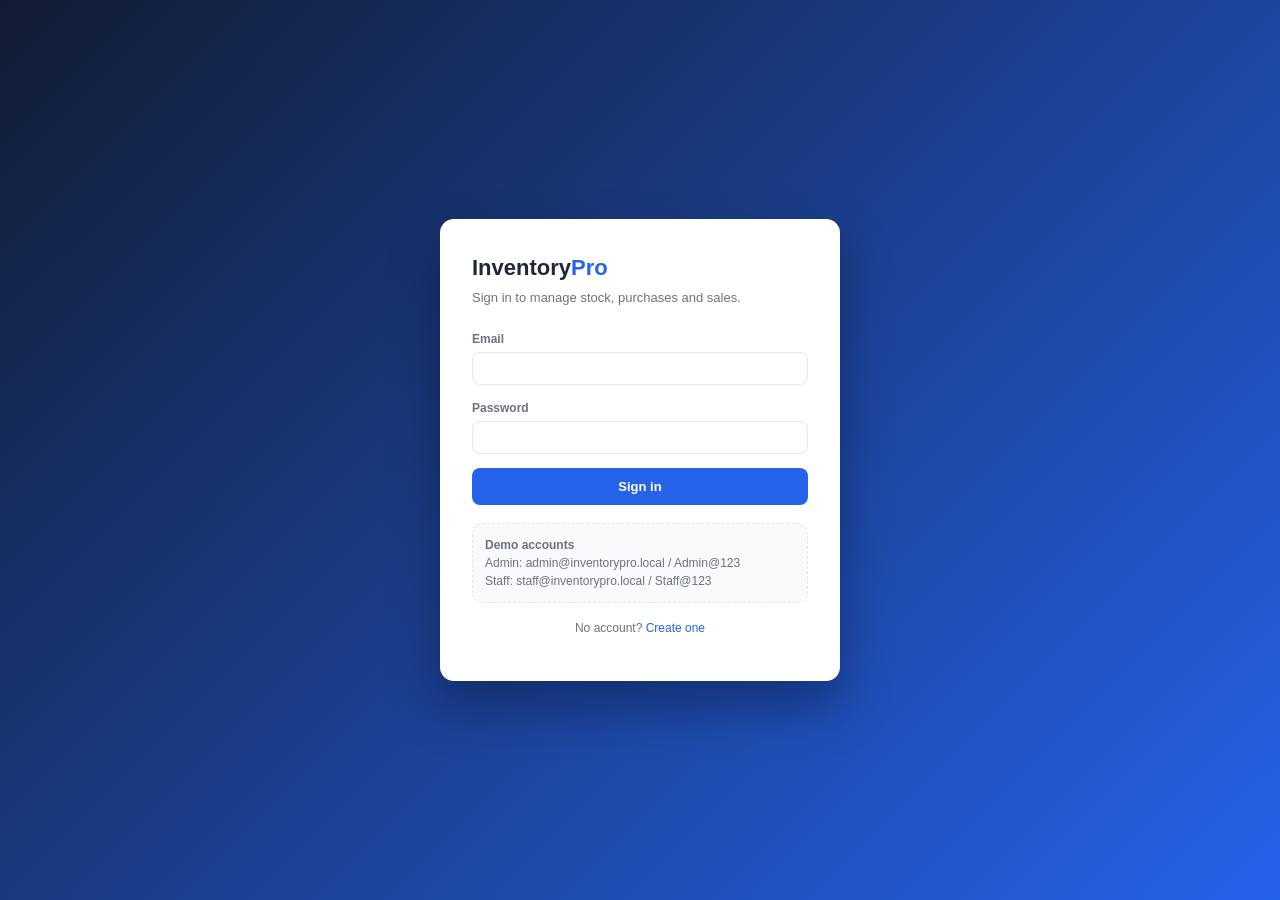
<file: src/InventoryPro.Api/wwwroot/index.html>
<!DOCTYPE html>
<html lang="en">
  <head>
    <meta charset="UTF-8" />
    <meta name="viewport" content="width=device-width, initial-scale=1.0" />
    <title>InventoryPro</title>
    <link rel="stylesheet" href="css/styles.css" />
  </head>
  <body>
    <div class="auth-page">
      <div class="auth-card">
        <h1>Inventory<span style="color:#2563eb">Pro</span></h1>
        <p class="subtitle">Loading your workspace...</p>
      </div>
    </div>

    <script src="js/config.js"></script>
    <script>
      // Entry point: send authenticated users to the dashboard, everyone else to login.
      const token = localStorage.getItem(window.CONFIG.TOKEN_KEY);
      window.location.replace(token ? "dashboard.html" : "login.html");
    </script>
  </body>
</html>
</file>
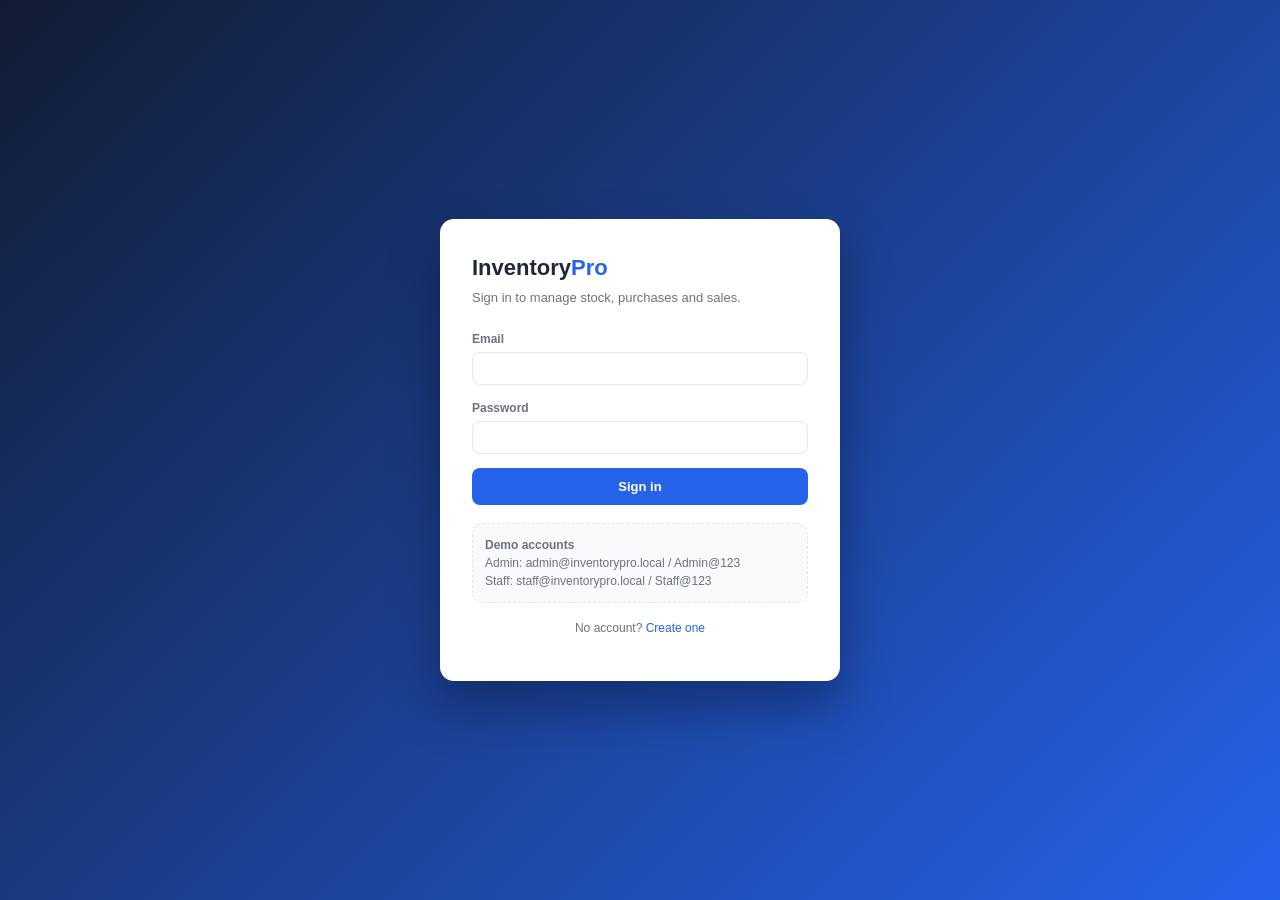
<file: src/InventoryPro.Api/wwwroot/categories.html>
<!DOCTYPE html>
<html lang="en">
  <head>
    <meta charset="UTF-8" />
    <meta name="viewport" content="width=device-width, initial-scale=1.0" />
    <title>Categories - InventoryPro</title>
    <link rel="stylesheet" href="css/styles.css" />
  </head>
  <body>
    <div class="layout">
      <aside class="sidebar" id="sidebar"></aside>
      <div class="main">
        <header class="topbar" id="topbar"></header>
        <main class="content">
          <div class="page-header">
            <div>
              <h2>Categories</h2>
              <p>Group products for reporting and easier filtering.</p>
            </div>
            <button class="btn" id="addCategoryButton">+ New category</button>
          </div>

          <div class="table-wrap">
            <table>
              <thead>
                <tr>
                  <th>Name</th>
                  <th>Description</th>
                  <th>Status</th>
                  <th>Created</th>
                  <th class="text-right">Actions</th>
                </tr>
              </thead>
              <tbody id="categoriesBody"></tbody>
            </table>
          </div>
        </main>
      </div>
    </div>

    <script src="js/config.js"></script>
    <script src="js/api.js"></script>
    <script src="js/auth.js"></script>
    <script src="js/ui.js"></script>
    <script src="js/categories.js"></script>
  </body>
</html>
</file>
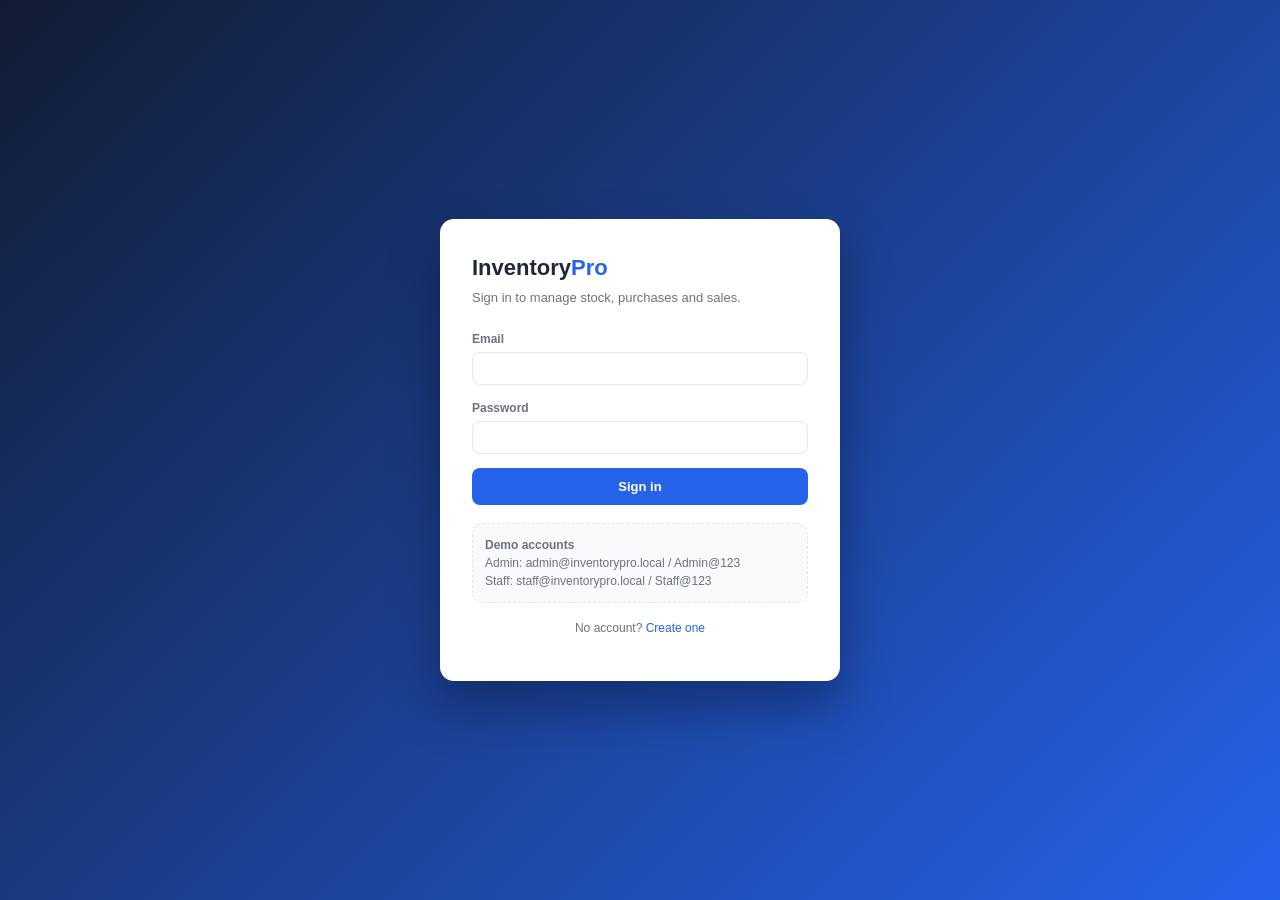
<file: src/InventoryPro.Api/wwwroot/dashboard.html>
<!DOCTYPE html>
<html lang="en">
  <head>
    <meta charset="UTF-8" />
    <meta name="viewport" content="width=device-width, initial-scale=1.0" />
    <title>Dashboard - InventoryPro</title>
    <link rel="stylesheet" href="css/styles.css" />
  </head>
  <body>
    <div class="layout">
      <aside class="sidebar" id="sidebar"></aside>
      <div class="main">
        <header class="topbar" id="topbar"></header>
        <main class="content">
          <div class="page-header">
            <div>
              <h2 id="welcomeTitle">Dashboard</h2>
              <p id="dashboardSubtitle">Loading overview...</p>
            </div>
            <button class="btn secondary" id="refreshButton">Refresh</button>
          </div>

          <section class="grid cols-4" id="statCards"></section>

          <section class="grid cols-2" style="margin-top:16px">
            <div class="card">
              <h3>Recent sales</h3>
              <div class="table-wrap">
                <table>
                  <thead>
                    <tr>
                      <th>Number</th>
                      <th>Customer</th>
                      <th class="text-right">Qty</th>
                      <th class="text-right">Amount</th>
                      <th>When</th>
                    </tr>
                  </thead>
                  <tbody id="recentSalesBody"></tbody>
                </table>
              </div>
            </div>

            <div class="card">
              <h3>Recent purchases</h3>
              <div class="table-wrap">
                <table>
                  <thead>
                    <tr>
                      <th>Number</th>
                      <th>Supplier</th>
                      <th class="text-right">Qty</th>
                      <th class="text-right">Amount</th>
                      <th>When</th>
                    </tr>
                  </thead>
                  <tbody id="recentPurchasesBody"></tbody>
                </table>
              </div>
            </div>
          </section>

          <section class="card" style="margin-top:16px">
            <div class="page-header" style="margin-bottom:10px">
              <h3 style="margin:0">Low-stock alerts</h3>
              <a class="btn secondary small" href="inventory.html">Open inventory</a>
            </div>
            <div class="table-wrap">
              <table>
                <thead>
                  <tr>
                    <th>SKU</th>
                    <th>Product</th>
                    <th>Category</th>
                    <th class="text-right">On hand</th>
                    <th class="text-right">Reorder level</th>
                    <th class="text-right">Suggested order</th>
                    <th>Status</th>
                  </tr>
                </thead>
                <tbody id="lowStockBody"></tbody>
              </table>
            </div>
          </section>
        </main>
      </div>
    </div>

    <script src="js/config.js"></script>
    <script src="js/api.js"></script>
    <script src="js/auth.js"></script>
    <script src="js/ui.js"></script>
    <script src="js/dashboard.js"></script>
  </body>
</html>
</file>
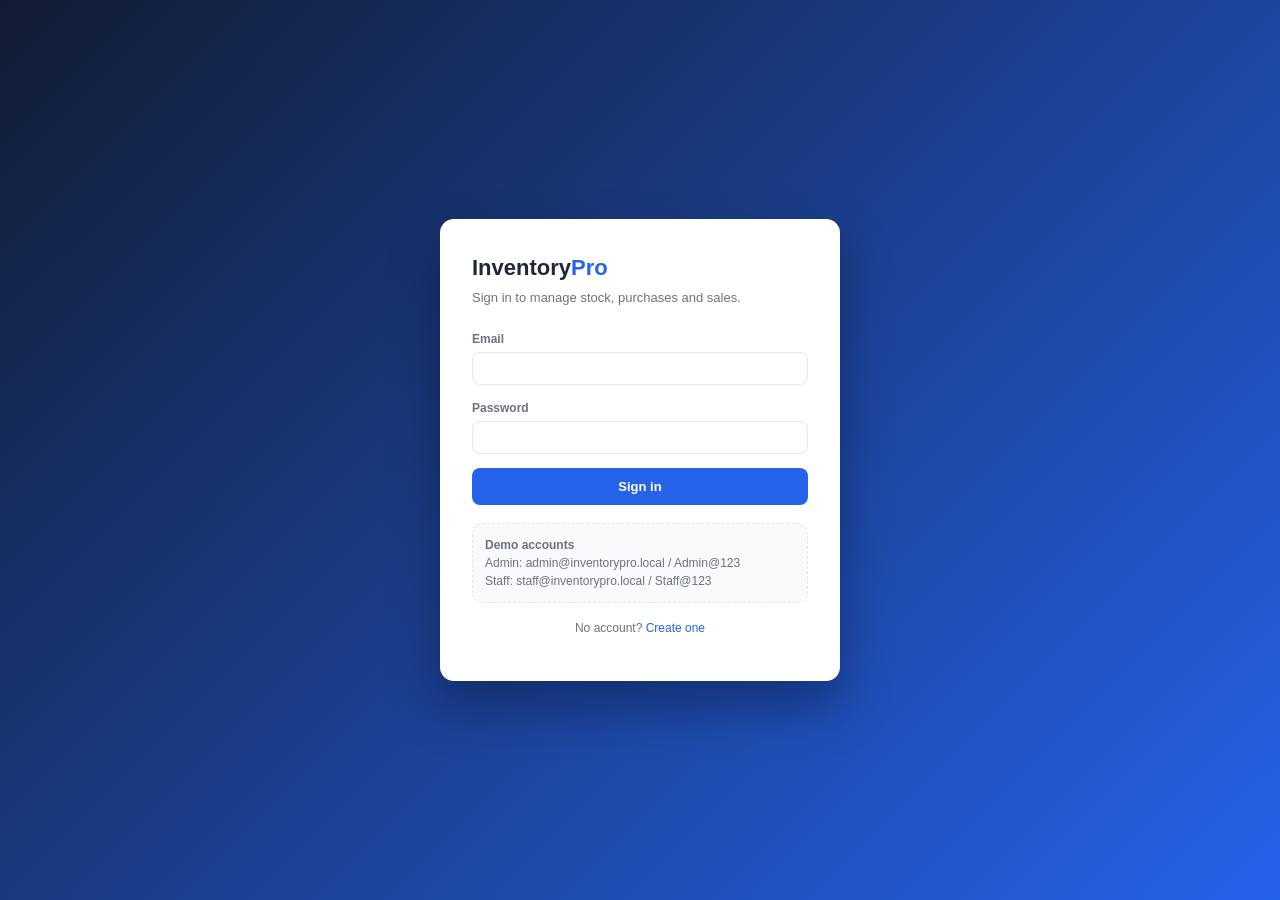
<file: src/InventoryPro.Api/wwwroot/inventory.html>
<!DOCTYPE html>
<html lang="en">
  <head>
    <meta charset="UTF-8" />
    <meta name="viewport" content="width=device-width, initial-scale=1.0" />
    <title>Inventory - InventoryPro</title>
    <link rel="stylesheet" href="css/styles.css" />
  </head>
  <body>
    <div class="layout">
      <aside class="sidebar" id="sidebar"></aside>
      <div class="main">
        <header class="topbar" id="topbar"></header>
        <main class="content">
          <div class="page-header">
            <div>
              <h2>Inventory</h2>
              <p>Every stock movement is recorded here. The ledger is append-only.</p>
            </div>
            <button class="btn" id="adjustButton">+ Manual adjustment</button>
          </div>

          <section class="card" style="margin-bottom:16px">
            <h3>Low-stock alerts</h3>
            <div class="table-wrap">
              <table>
                <thead>
                  <tr>
                    <th>SKU</th>
                    <th>Product</th>
                    <th>Category</th>
                    <th class="text-right">On hand</th>
                    <th class="text-right">Reorder level</th>
                    <th class="text-right">Suggested order</th>
                    <th>Status</th>
                  </tr>
                </thead>
                <tbody id="lowStockBody"></tbody>
              </table>
            </div>
          </section>

          <h3 style="margin:4px 0 10px">Transaction history</h3>
          <form class="filters" id="filterForm">
            <div class="field">
              <label for="search">Search</label>
              <input id="search" type="search" placeholder="Product, SKU or note" />
            </div>
            <div class="field">
              <label for="transactionType">Type</label>
              <select id="transactionType">
                <option value="">All types</option>
                <option value="StockIn">Stock In</option>
                <option value="StockOut">Stock Out</option>
                <option value="Adjustment">Adjustment</option>
              </select>
            </div>
            <div class="field">
              <label for="from">From</label>
              <input id="from" type="date" />
            </div>
            <div class="field">
              <label for="to">To</label>
              <input id="to" type="date" />
            </div>
            <div class="field">
              <label>&nbsp;</label>
              <button class="btn secondary" type="button" id="clearFilters">Clear</button>
            </div>
          </form>

          <div class="table-wrap">
            <table>
              <thead>
                <tr>
                  <th>When</th>
                  <th>Product</th>
                  <th>Type</th>
                  <th>Reference</th>
                  <th class="text-right">Before</th>
                  <th class="text-right">Change</th>
                  <th class="text-right">After</th>
                  <th>By</th>
                  <th>Note</th>
                </tr>
              </thead>
              <tbody id="transactionsBody"></tbody>
            </table>
          </div>
          <div class="pagination" id="pagination"></div>
        </main>
      </div>
    </div>

    <script src="js/config.js"></script>
    <script src="js/api.js"></script>
    <script src="js/auth.js"></script>
    <script src="js/ui.js"></script>
    <script src="js/inventory.js"></script>
  </body>
</html>
</file>
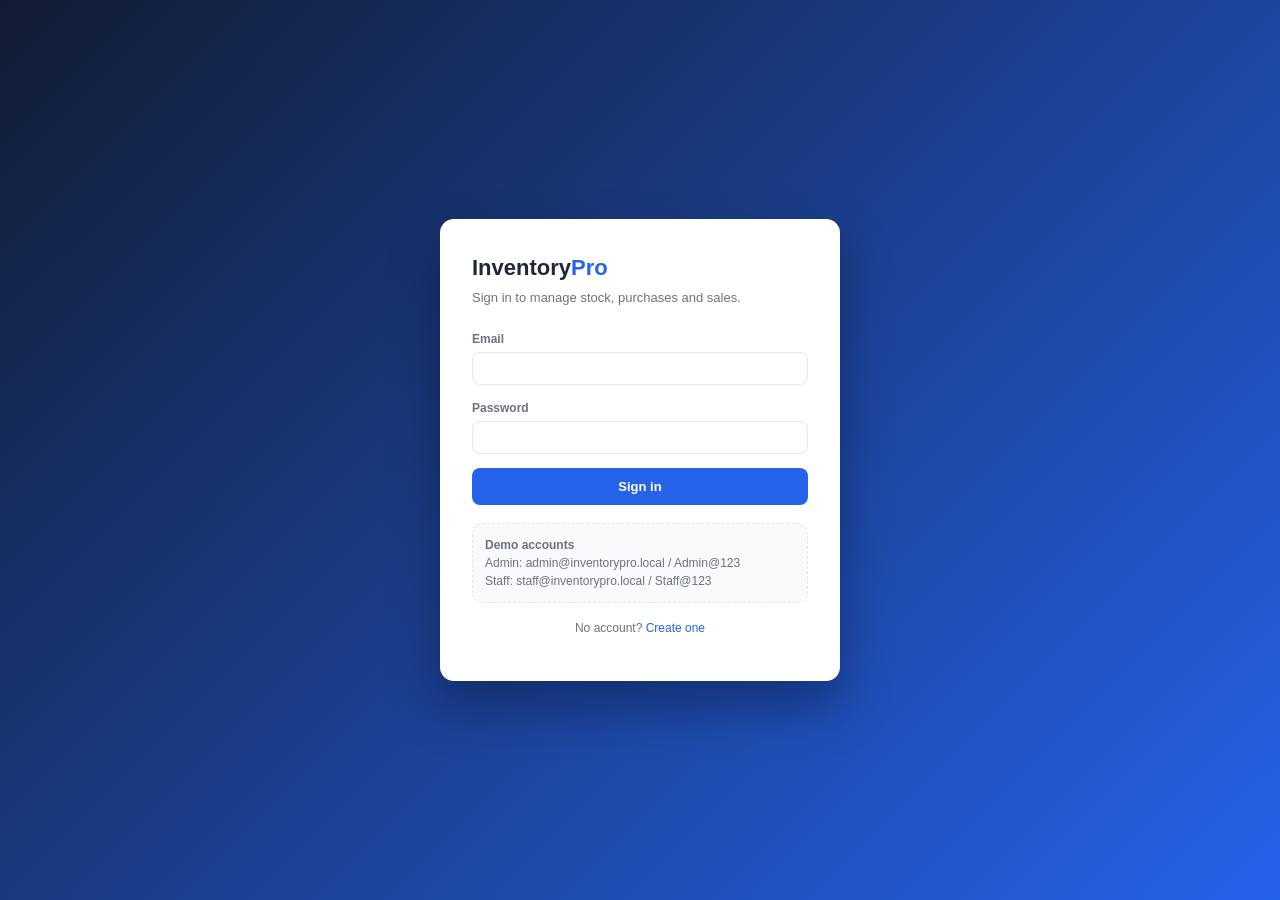
<file: src/InventoryPro.Api/wwwroot/login.html>
<!DOCTYPE html>
<html lang="en">
  <head>
    <meta charset="UTF-8" />
    <meta name="viewport" content="width=device-width, initial-scale=1.0" />
    <title>Login - InventoryPro</title>
    <link rel="stylesheet" href="css/styles.css" />
  </head>
  <body>
    <div class="auth-page">
      <div class="auth-card">
        <h1>Inventory<span style="color:#2563eb">Pro</span></h1>
        <p class="subtitle">Sign in to manage stock, purchases and sales.</p>

        <form id="loginForm" novalidate>
          <div class="field">
            <label for="email">Email</label>
            <input id="email" name="email" type="email" autocomplete="username" required />
          </div>
          <div class="field">
            <label for="password">Password</label>
            <input id="password" name="password" type="password" autocomplete="current-password" required />
          </div>
          <button class="btn" type="submit" id="loginButton">Sign in</button>
        </form>

        <div class="demo-creds">
          <strong>Demo accounts</strong><br />
          Admin: admin@inventorypro.local / Admin@123<br />
          Staff: staff@inventorypro.local / Staff@123
        </div>

        <p class="hint">
          No account? <a href="register.html">Create one</a>
        </p>
      </div>
    </div>

    <script src="js/config.js"></script>
    <script src="js/api.js"></script>
    <script src="js/auth.js"></script>
    <script src="js/ui.js"></script>
    <script src="js/login.js"></script>
  </body>
</html>
</file>
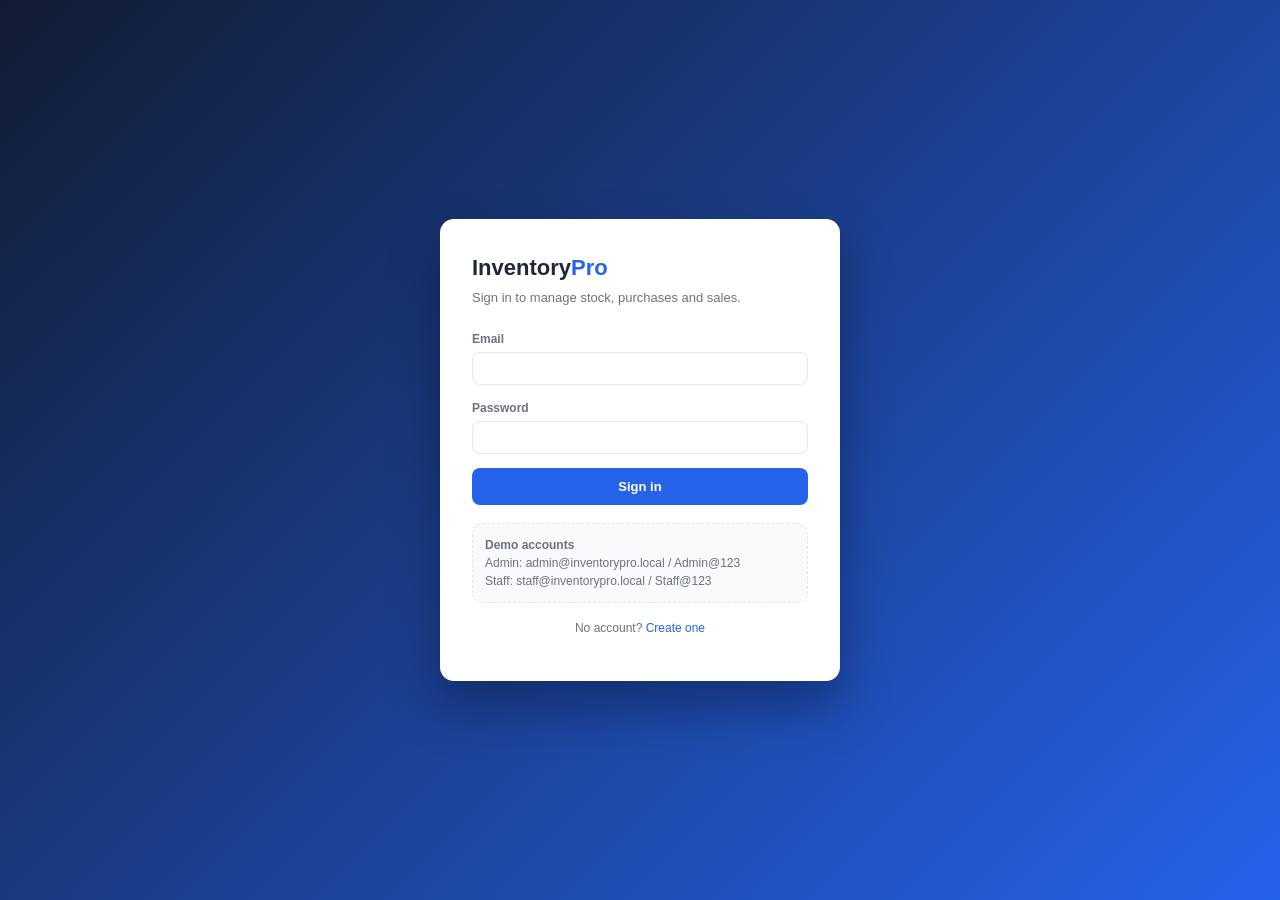
<file: src/InventoryPro.Api/wwwroot/products.html>
<!DOCTYPE html>
<html lang="en">
  <head>
    <meta charset="UTF-8" />
    <meta name="viewport" content="width=device-width, initial-scale=1.0" />
    <title>Products - InventoryPro</title>
    <link rel="stylesheet" href="css/styles.css" />
  </head>
  <body>
    <div class="layout">
      <aside class="sidebar" id="sidebar"></aside>
      <div class="main">
        <header class="topbar" id="topbar"></header>
        <main class="content">
          <div class="page-header">
            <div>
              <h2>Products</h2>
              <p>Search, filter and sort the catalog. Stock changes only through purchases, sales and adjustments.</p>
            </div>
            <button class="btn" id="addProductButton" style="display:none">+ New product</button>
          </div>

          <form class="filters" id="filterForm">
            <div class="field">
              <label for="search">Search</label>
              <input id="search" type="search" placeholder="Name, SKU, description" />
            </div>
            <div class="field">
              <label for="categoryFilter">Category</label>
              <select id="categoryFilter"><option value="">All categories</option></select>
            </div>
            <div class="field">
              <label for="supplierFilter">Supplier</label>
              <select id="supplierFilter"><option value="">All suppliers</option></select>
            </div>
            <div class="field">
              <label for="sortBy">Sort by</label>
              <select id="sortBy">
                <option value="name">Name</option>
                <option value="sku">SKU</option>
                <option value="price">Unit price</option>
                <option value="stock">Stock</option>
                <option value="created">Newest</option>
              </select>
            </div>
            <div class="field">
              <label for="sortDir">Direction</label>
              <select id="sortDir">
                <option value="asc">Ascending</option>
                <option value="desc">Descending</option>
              </select>
            </div>
            <div class="field">
              <label>&nbsp;</label>
              <label style="display:flex;align-items:center;gap:6px;font-weight:500">
                <input type="checkbox" id="lowStockOnly" style="width:auto" /> Low stock only
              </label>
            </div>
            <div class="field">
              <label>&nbsp;</label>
              <button class="btn secondary" type="button" id="clearFilters">Clear</button>
            </div>
          </form>

          <div class="table-wrap">
            <table>
              <thead>
                <tr>
                  <th>SKU</th>
                  <th>Name</th>
                  <th>Category</th>
                  <th>Supplier</th>
                  <th class="text-right">Unit price</th>
                  <th class="text-right">Cost</th>
                  <th class="text-right">Stock</th>
                  <th>Status</th>
                  <th class="text-right">Actions</th>
                </tr>
              </thead>
              <tbody id="productsBody"></tbody>
            </table>
          </div>
          <div class="pagination" id="pagination"></div>
        </main>
      </div>
    </div>

    <script src="js/config.js"></script>
    <script src="js/api.js"></script>
    <script src="js/auth.js"></script>
    <script src="js/ui.js"></script>
    <script src="js/products.js"></script>
  </body>
</html>
</file>
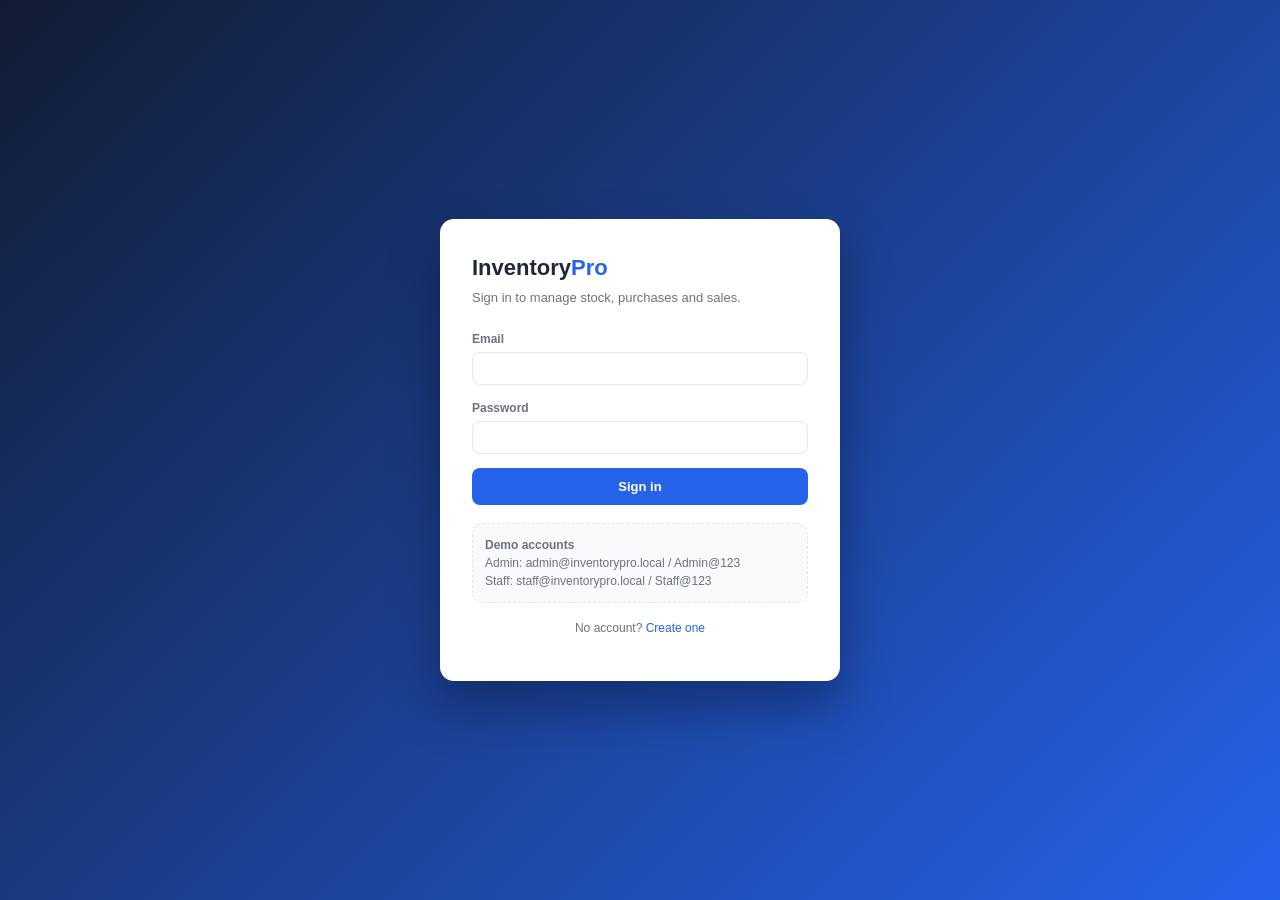
<file: src/InventoryPro.Api/wwwroot/profile.html>
<!DOCTYPE html>
<html lang="en">
  <head>
    <meta charset="UTF-8" />
    <meta name="viewport" content="width=device-width, initial-scale=1.0" />
    <title>Profile - InventoryPro</title>
    <link rel="stylesheet" href="css/styles.css" />
  </head>
  <body>
    <div class="layout">
      <aside class="sidebar" id="sidebar"></aside>
      <div class="main">
        <header class="topbar" id="topbar"></header>
        <main class="content">
          <div class="page-header">
            <div>
              <h2>Profile</h2>
              <p>Your account details and current session.</p>
            </div>
            <button class="btn secondary" id="refreshButton">Refresh</button>
          </div>

          <div class="grid cols-2">
            <div class="card">
              <h3>Account</h3>
              <dl id="profileList"></dl>
            </div>
            <div class="card">
              <h3>Session</h3>
              <dl id="sessionList"></dl>
            </div>
          </div>
        </main>
      </div>
    </div>

    <script src="js/config.js"></script>
    <script src="js/api.js"></script>
    <script src="js/auth.js"></script>
    <script src="js/ui.js"></script>
    <script src="js/profile.js"></script>
  </body>
</html>
</file>
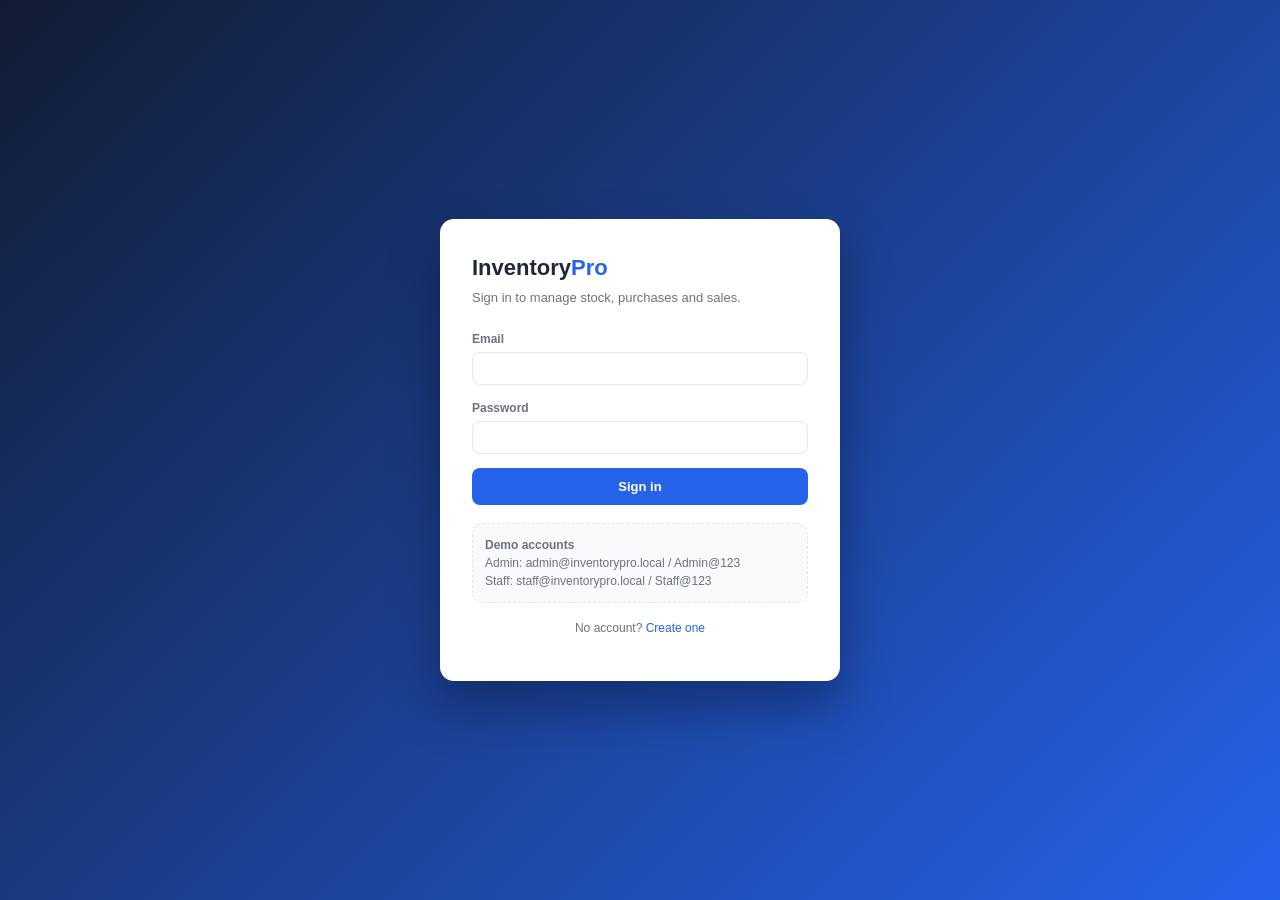
<file: src/InventoryPro.Api/wwwroot/purchases.html>
<!DOCTYPE html>
<html lang="en">
  <head>
    <meta charset="UTF-8" />
    <meta name="viewport" content="width=device-width, initial-scale=1.0" />
    <title>Purchases - InventoryPro</title>
    <link rel="stylesheet" href="css/styles.css" />
  </head>
  <body>
    <div class="layout">
      <aside class="sidebar" id="sidebar"></aside>
      <div class="main">
        <header class="topbar" id="topbar"></header>
        <main class="content">
          <div class="page-header">
            <div>
              <h2>Purchases / Stock In</h2>
              <p>Goods received from suppliers. Recording a purchase increases stock automatically.</p>
            </div>
            <button class="btn" id="addPurchaseButton">+ Record purchase</button>
          </div>

          <form class="filters" id="filterForm">
            <div class="field">
              <label for="search">Search</label>
              <input id="search" type="search" placeholder="PO number, supplier or user" />
            </div>
            <div class="field">
              <label for="supplierFilter">Supplier</label>
              <select id="supplierFilter"><option value="">All suppliers</option></select>
            </div>
            <div class="field">
              <label for="from">From</label>
              <input id="from" type="date" />
            </div>
            <div class="field">
              <label for="to">To</label>
              <input id="to" type="date" />
            </div>
            <div class="field">
              <label>&nbsp;</label>
              <button class="btn secondary" type="button" id="clearFilters">Clear</button>
            </div>
          </form>

          <div class="table-wrap">
            <table>
              <thead>
                <tr>
                  <th>PO number</th>
                  <th>Supplier</th>
                  <th>Recorded by</th>
                  <th>Date</th>
                  <th class="text-right">Qty</th>
                  <th class="text-right">Total</th>
                  <th>Status</th>
                  <th class="text-right">Actions</th>
                </tr>
              </thead>
              <tbody id="purchasesBody"></tbody>
            </table>
          </div>
          <div class="pagination" id="pagination"></div>
        </main>
      </div>
    </div>

    <script src="js/config.js"></script>
    <script src="js/api.js"></script>
    <script src="js/auth.js"></script>
    <script src="js/ui.js"></script>
    <script src="js/purchases.js"></script>
  </body>
</html>
</file>
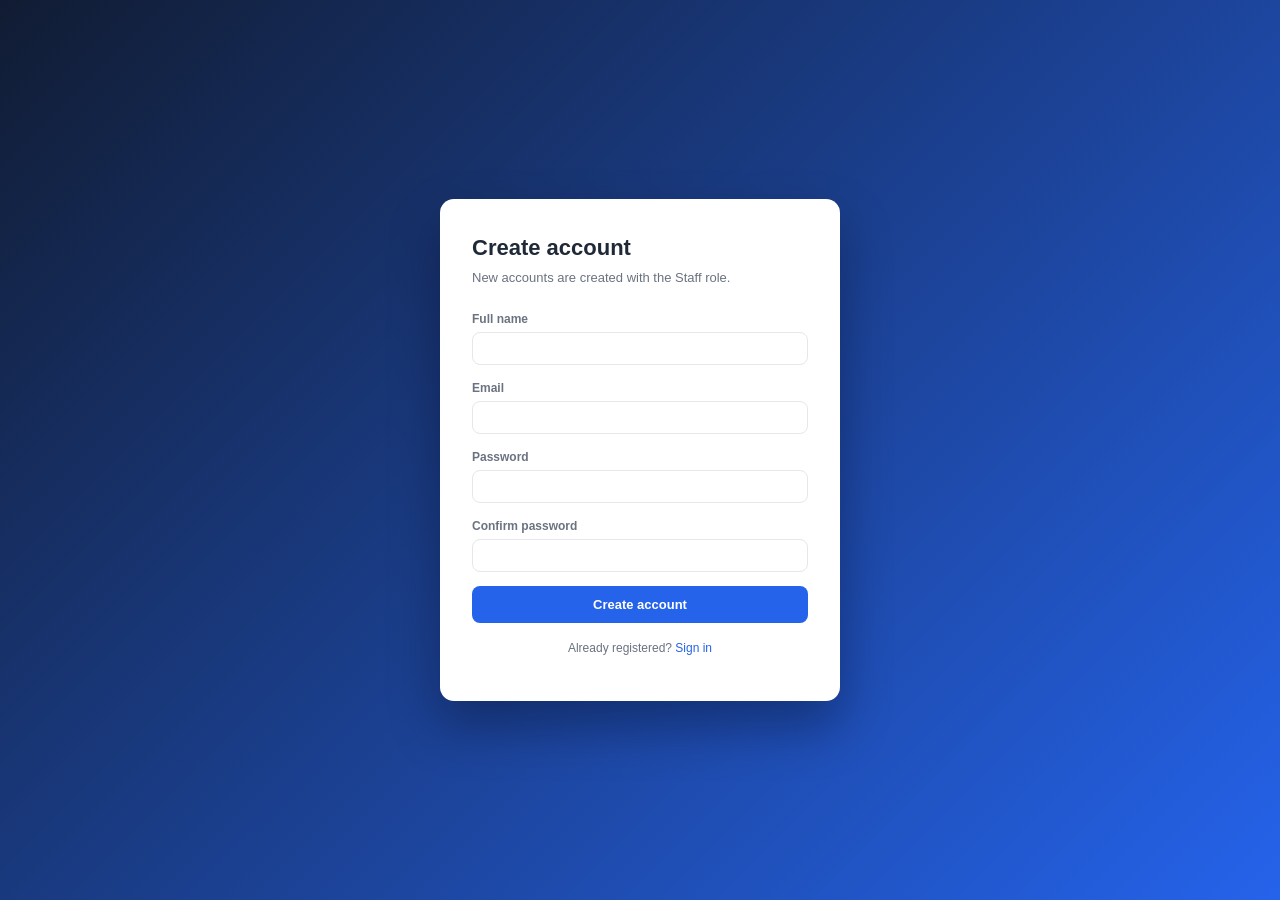
<file: src/InventoryPro.Api/wwwroot/register.html>
<!DOCTYPE html>
<html lang="en">
  <head>
    <meta charset="UTF-8" />
    <meta name="viewport" content="width=device-width, initial-scale=1.0" />
    <title>Register - InventoryPro</title>
    <link rel="stylesheet" href="css/styles.css" />
  </head>
  <body>
    <div class="auth-page">
      <div class="auth-card">
        <h1>Create account</h1>
        <p class="subtitle">New accounts are created with the Staff role.</p>

        <form id="registerForm" novalidate>
          <div class="field">
            <label for="fullName">Full name</label>
            <input id="fullName" name="fullName" type="text" autocomplete="name" required />
          </div>
          <div class="field">
            <label for="email">Email</label>
            <input id="email" name="email" type="email" autocomplete="username" required />
          </div>
          <div class="field">
            <label for="password">Password</label>
            <input id="password" name="password" type="password" autocomplete="new-password" required />
          </div>
          <div class="field">
            <label for="confirmPassword">Confirm password</label>
            <input id="confirmPassword" name="confirmPassword" type="password" autocomplete="new-password" required />
          </div>
          <button class="btn" type="submit" id="registerButton">Create account</button>
        </form>

        <p class="hint">
          Already registered? <a href="login.html">Sign in</a>
        </p>
      </div>
    </div>

    <script src="js/config.js"></script>
    <script src="js/api.js"></script>
    <script src="js/auth.js"></script>
    <script src="js/ui.js"></script>
    <script src="js/register.js"></script>
  </body>
</html>
</file>
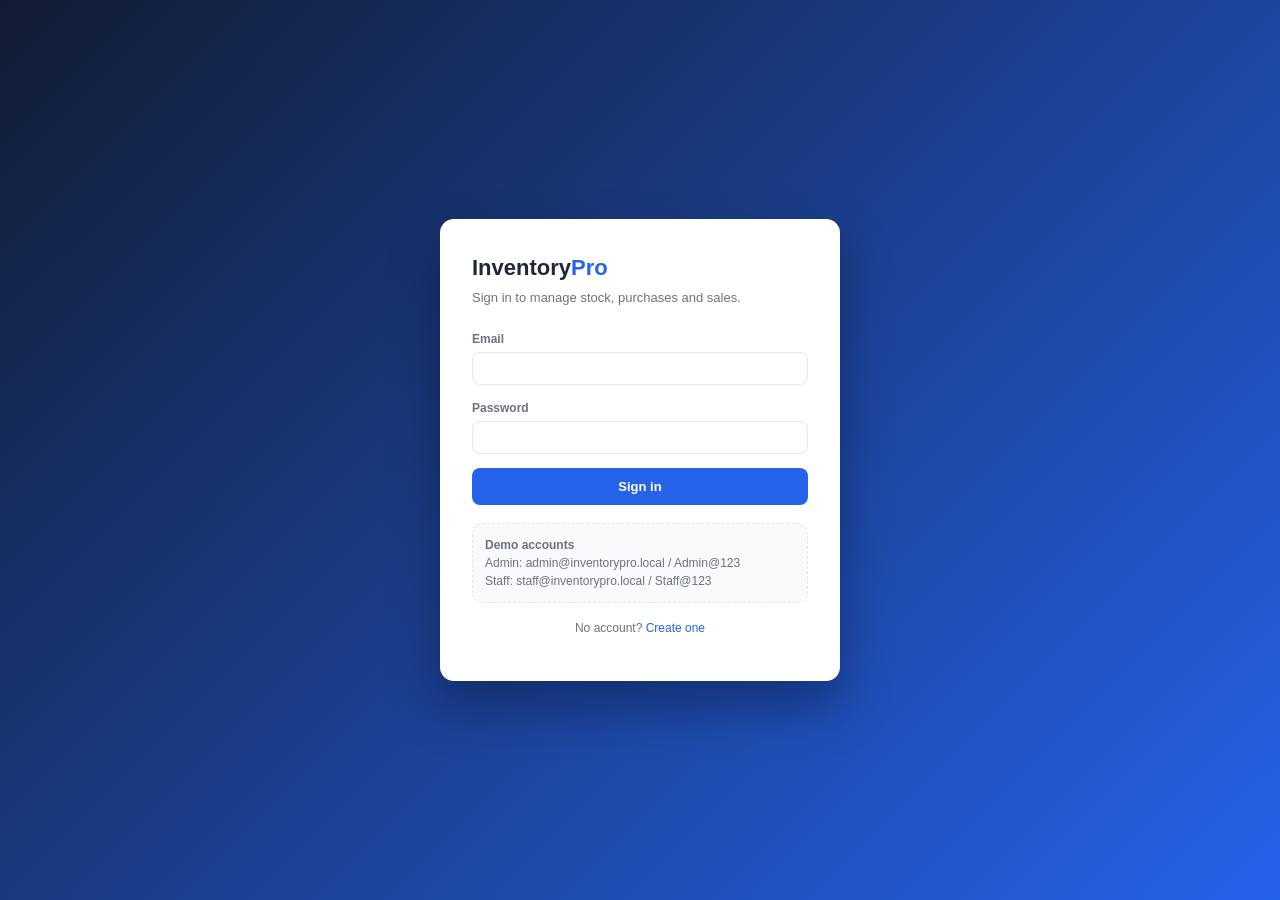
<file: src/InventoryPro.Api/wwwroot/reports.html>
<!DOCTYPE html>
<html lang="en">
  <head>
    <meta charset="UTF-8" />
    <meta name="viewport" content="width=device-width, initial-scale=1.0" />
    <title>Reports - InventoryPro</title>
    <link rel="stylesheet" href="css/styles.css" />
  </head>
  <body>
    <div class="layout">
      <aside class="sidebar" id="sidebar"></aside>
      <div class="main">
        <header class="topbar" id="topbar"></header>
        <main class="content">
          <div class="page-header">
            <div>
              <h2>Reports</h2>
              <p>Sales, purchasing and inventory valuation summaries.</p>
            </div>
          </div>

          <form class="filters" id="rangeForm">
            <div class="field">
              <label for="from">From</label>
              <input id="from" type="date" />
            </div>
            <div class="field">
              <label for="to">To</label>
              <input id="to" type="date" />
            </div>
            <div class="field">
              <label>&nbsp;</label>
              <button class="btn" type="submit">Apply range</button>
            </div>
            <div class="field">
              <label>&nbsp;</label>
              <button class="btn secondary" type="button" id="clearRange">All time</button>
            </div>
          </form>

          <section class="card" id="valuationSection" style="display:none;margin-bottom:16px">
            <h3>Inventory valuation (Admin)</h3>
            <div class="grid cols-4" id="valuationStats" style="margin-bottom:12px"></div>
            <div class="table-wrap">
              <table>
                <thead>
                  <tr>
                    <th>Category</th>
                    <th class="text-right">Products</th>
                    <th class="text-right">Units</th>
                    <th class="text-right">Cost value</th>
                    <th class="text-right">Retail value</th>
                  </tr>
                </thead>
                <tbody id="valuationBody"></tbody>
              </table>
            </div>
          </section>

          <section class="card" style="margin-bottom:16px">
            <h3>Sales report</h3>
            <div class="grid cols-4" id="salesStats" style="margin-bottom:12px"></div>
            <div class="grid cols-2">
              <div>
                <h4>Daily breakdown</h4>
                <div class="table-wrap">
                  <table>
                    <thead>
                      <tr>
                        <th>Date</th>
                        <th class="text-right">Orders</th>
                        <th class="text-right">Units</th>
                        <th class="text-right">Revenue</th>
                      </tr>
                    </thead>
                    <tbody id="dailySalesBody"></tbody>
                  </table>
                </div>
              </div>
              <div>
                <h4>Top products</h4>
                <div class="table-wrap">
                  <table>
                    <thead>
                      <tr>
                        <th>SKU</th>
                        <th>Product</th>
                        <th class="text-right">Units</th>
                        <th class="text-right">Revenue</th>
                      </tr>
                    </thead>
                    <tbody id="topProductsBody"></tbody>
                  </table>
                </div>
              </div>
            </div>
          </section>

          <section class="card">
            <h3>Purchase report</h3>
            <div class="grid cols-4" id="purchaseStats" style="margin-bottom:12px"></div>
            <div class="table-wrap">
              <table>
                <thead>
                  <tr>
                    <th>Supplier</th>
                    <th class="text-right">Orders</th>
                    <th class="text-right">Units received</th>
                    <th class="text-right">Total spend</th>
                  </tr>
                </thead>
                <tbody id="supplierPurchaseBody"></tbody>
              </table>
            </div>
          </section>
        </main>
      </div>
    </div>

    <script src="js/config.js"></script>
    <script src="js/api.js"></script>
    <script src="js/auth.js"></script>
    <script src="js/ui.js"></script>
    <script src="js/reports.js"></script>
  </body>
</html>
</file>
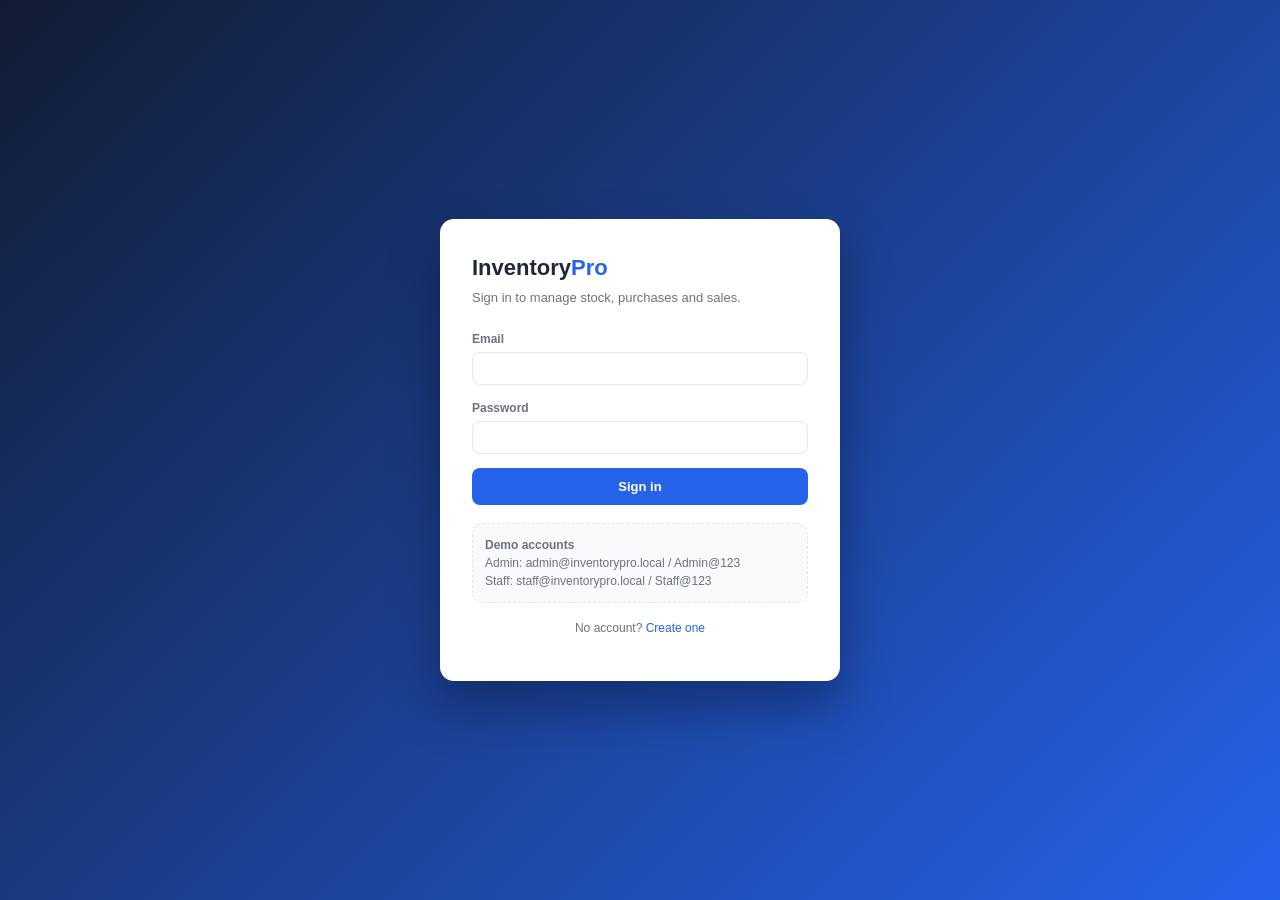
<file: src/InventoryPro.Api/wwwroot/sales.html>
<!DOCTYPE html>
<html lang="en">
  <head>
    <meta charset="UTF-8" />
    <meta name="viewport" content="width=device-width, initial-scale=1.0" />
    <title>Sales - InventoryPro</title>
    <link rel="stylesheet" href="css/styles.css" />
  </head>
  <body>
    <div class="layout">
      <aside class="sidebar" id="sidebar"></aside>
      <div class="main">
        <header class="topbar" id="topbar"></header>
        <main class="content">
          <div class="page-header">
            <div>
              <h2>Sales / Stock Out</h2>
              <p>Customer sales. The API validates stock and decreases inventory automatically.</p>
            </div>
            <button class="btn" id="addSaleButton">+ Record sale</button>
          </div>

          <form class="filters" id="filterForm">
            <div class="field">
              <label for="search">Search</label>
              <input id="search" type="search" placeholder="SO number, customer or user" />
            </div>
            <div class="field">
              <label for="from">From</label>
              <input id="from" type="date" />
            </div>
            <div class="field">
              <label for="to">To</label>
              <input id="to" type="date" />
            </div>
            <div class="field">
              <label>&nbsp;</label>
              <button class="btn secondary" type="button" id="clearFilters">Clear</button>
            </div>
          </form>

          <div class="table-wrap">
            <table>
              <thead>
                <tr>
                  <th>SO number</th>
                  <th>Customer</th>
                  <th>Sold by</th>
                  <th>Date</th>
                  <th class="text-right">Qty</th>
                  <th class="text-right">Total</th>
                  <th>Status</th>
                  <th class="text-right">Actions</th>
                </tr>
              </thead>
              <tbody id="salesBody"></tbody>
            </table>
          </div>
          <div class="pagination" id="pagination"></div>
        </main>
      </div>
    </div>

    <script src="js/config.js"></script>
    <script src="js/api.js"></script>
    <script src="js/auth.js"></script>
    <script src="js/ui.js"></script>
    <script src="js/sales.js"></script>
  </body>
</html>
</file>
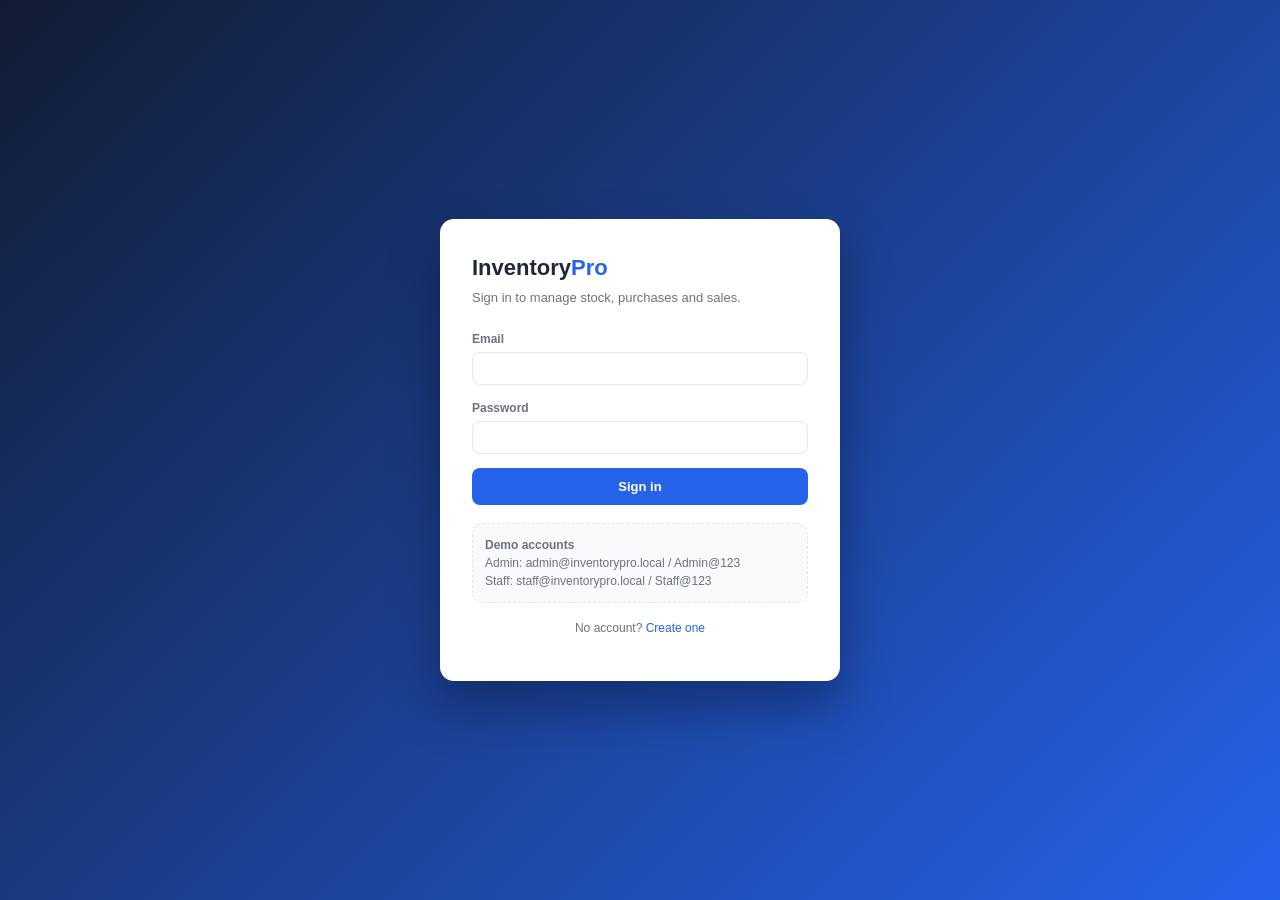
<file: src/InventoryPro.Api/wwwroot/suppliers.html>
<!DOCTYPE html>
<html lang="en">
  <head>
    <meta charset="UTF-8" />
    <meta name="viewport" content="width=device-width, initial-scale=1.0" />
    <title>Suppliers - InventoryPro</title>
    <link rel="stylesheet" href="css/styles.css" />
  </head>
  <body>
    <div class="layout">
      <aside class="sidebar" id="sidebar"></aside>
      <div class="main">
        <header class="topbar" id="topbar"></header>
        <main class="content">
          <div class="page-header">
            <div>
              <h2>Suppliers</h2>
              <p>Vendors you purchase stock from.</p>
            </div>
            <button class="btn" id="addSupplierButton">+ New supplier</button>
          </div>

          <div class="table-wrap">
            <table>
              <thead>
                <tr>
                  <th>Name</th>
                  <th>Email</th>
                  <th>Phone</th>
                  <th>Address</th>
                  <th>Status</th>
                  <th class="text-right">Actions</th>
                </tr>
              </thead>
              <tbody id="suppliersBody"></tbody>
            </table>
          </div>
        </main>
      </div>
    </div>

    <script src="js/config.js"></script>
    <script src="js/api.js"></script>
    <script src="js/auth.js"></script>
    <script src="js/ui.js"></script>
    <script src="js/suppliers.js"></script>
  </body>
</html>
</file>
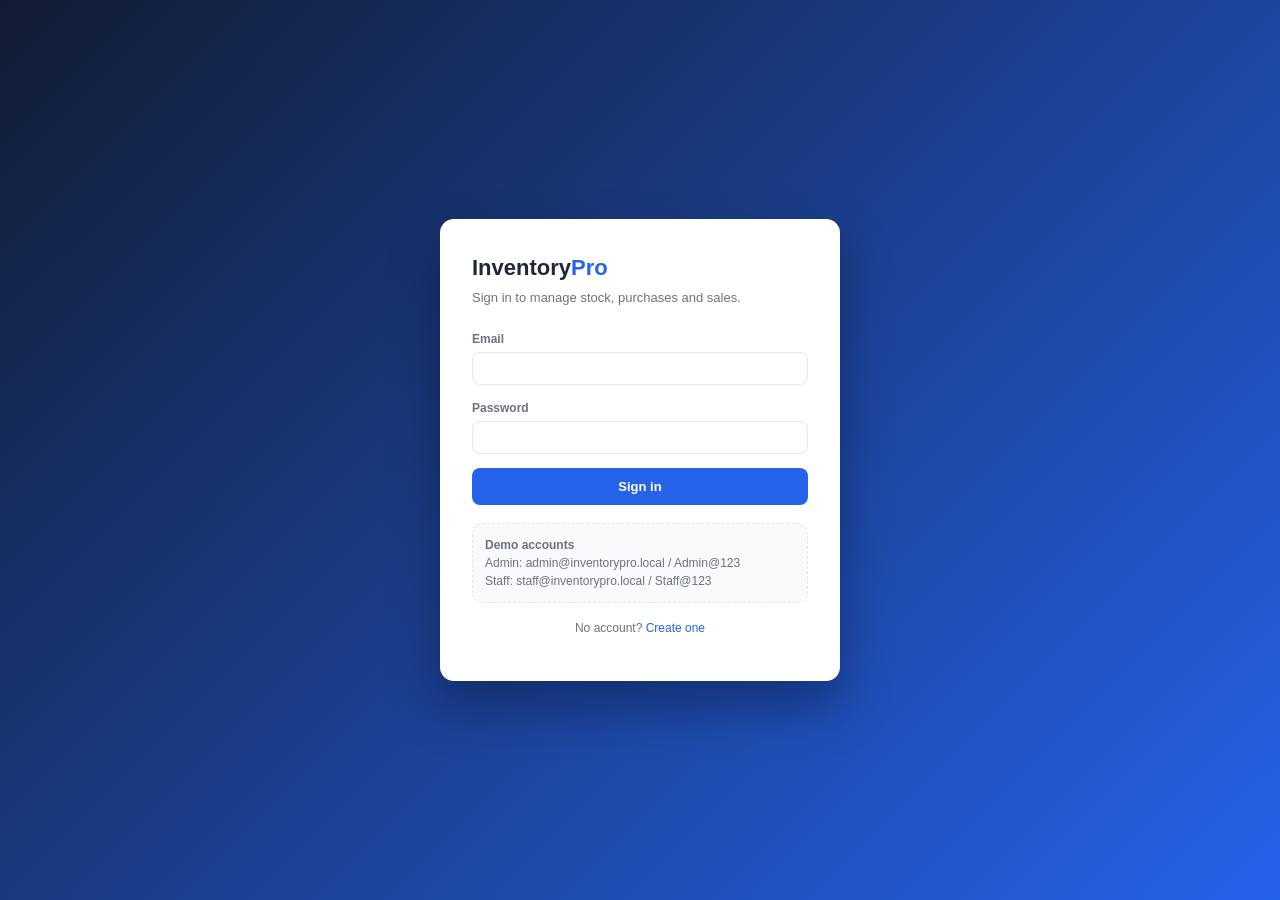
<file: src/InventoryPro.Api/wwwroot/users.html>
<!DOCTYPE html>
<html lang="en">
  <head>
    <meta charset="UTF-8" />
    <meta name="viewport" content="width=device-width, initial-scale=1.0" />
    <title>Users - InventoryPro</title>
    <link rel="stylesheet" href="css/styles.css" />
  </head>
  <body>
    <div class="layout">
      <aside class="sidebar" id="sidebar"></aside>
      <div class="main">
        <header class="topbar" id="topbar"></header>
        <main class="content">
          <div class="page-header">
            <div>
              <h2>Users</h2>
              <p>Promote users to Admin or deactivate accounts. Admin only.</p>
            </div>
          </div>

          <div class="table-wrap">
            <table>
              <thead>
                <tr>
                  <th>Name</th>
                  <th>Email</th>
                  <th>Role</th>
                  <th>Status</th>
                  <th>Created</th>
                  <th>Last login</th>
                  <th class="text-right">Actions</th>
                </tr>
              </thead>
              <tbody id="usersBody"></tbody>
            </table>
          </div>
        </main>
      </div>
    </div>

    <script src="js/config.js"></script>
    <script src="js/api.js"></script>
    <script src="js/auth.js"></script>
    <script src="js/ui.js"></script>
    <script src="js/users.js"></script>
  </body>
</html>
</file>
<file: src/InventoryPro.Api/wwwroot/css/styles.css>
:root {
  --bg: #f4f6fb;
  --surface: #ffffff;
  --sidebar: #111c33;
  --sidebar-hover: #1d2c4d;
  --sidebar-active: #2563eb;
  --primary: #2563eb;
  --primary-dark: #1d4ed8;
  --text: #1f2937;
  --text-muted: #6b7280;
  --border: #e5e7eb;
  --success: #16a34a;
  --success-bg: #dcfce7;
  --warning: #d97706;
  --warning-bg: #fef3c7;
  --danger: #dc2626;
  --danger-bg: #fee2e2;
  --info: #0891b2;
  --info-bg: #cffafe;
  --radius: 10px;
  --shadow: 0 1px 3px rgba(16, 24, 40, 0.08), 0 1px 2px rgba(16, 24, 40, 0.04);
}

* {
  box-sizing: border-box;
}

body {
  margin: 0;
  font-family: "Segoe UI", Roboto, "Helvetica Neue", Arial, sans-serif;
  background: var(--bg);
  color: var(--text);
  font-size: 14px;
  line-height: 1.5;
}

a {
  color: var(--primary);
  text-decoration: none;
}

a:hover {
  text-decoration: underline;
}

/* ------------------------------------------------------------------ */
/* Layout                                                              */
/* ------------------------------------------------------------------ */
.layout {
  display: flex;
  min-height: 100vh;
}

.sidebar {
  width: 240px;
  background: var(--sidebar);
  color: #cbd5e1;
  flex-shrink: 0;
  display: flex;
  flex-direction: column;
  position: fixed;
  inset: 0 auto 0 0;
  overflow-y: auto;
  z-index: 40;
}

.sidebar .brand {
  padding: 20px 18px;
  font-size: 18px;
  font-weight: 700;
  color: #fff;
  border-bottom: 1px solid rgba(255, 255, 255, 0.08);
}

.sidebar .brand span {
  color: #60a5fa;
}

.sidebar nav {
  padding: 12px 0;
  flex: 1;
}

.sidebar nav a {
  display: flex;
  align-items: center;
  gap: 10px;
  padding: 10px 18px;
  color: #cbd5e1;
  text-decoration: none;
  font-weight: 500;
  border-left: 3px solid transparent;
}

.sidebar nav a:hover {
  background: var(--sidebar-hover);
  color: #fff;
  text-decoration: none;
}

.sidebar nav a.active {
  background: var(--sidebar-hover);
  color: #fff;
  border-left-color: var(--sidebar-active);
}

.sidebar nav .nav-group {
  padding: 14px 18px 6px;
  font-size: 11px;
  letter-spacing: 0.08em;
  text-transform: uppercase;
  color: #64748b;
}

.sidebar .sidebar-footer {
  padding: 14px 18px;
  border-top: 1px solid rgba(255, 255, 255, 0.08);
  font-size: 12px;
  color: #94a3b8;
}

.main {
  margin-left: 240px;
  flex: 1;
  display: flex;
  flex-direction: column;
  min-width: 0;
}

.topbar {
  height: 60px;
  background: var(--surface);
  border-bottom: 1px solid var(--border);
  display: flex;
  align-items: center;
  justify-content: space-between;
  padding: 0 22px;
  position: sticky;
  top: 0;
  z-index: 30;
}

.topbar h1 {
  font-size: 17px;
  margin: 0;
  font-weight: 600;
}

.topbar .user-info {
  display: flex;
  align-items: center;
  gap: 12px;
  color: var(--text-muted);
  font-size: 13px;
}

.content {
  padding: 22px;
  flex: 1;
}

.page-header {
  display: flex;
  align-items: center;
  justify-content: space-between;
  gap: 14px;
  margin-bottom: 18px;
  flex-wrap: wrap;
}

.page-header h2 {
  margin: 0;
  font-size: 20px;
}

.page-header p {
  margin: 4px 0 0;
  color: var(--text-muted);
  font-size: 13px;
}

.menu-toggle {
  display: none;
  background: none;
  border: none;
  font-size: 22px;
  cursor: pointer;
  color: var(--text);
}

/* ------------------------------------------------------------------ */
/* Cards and grids                                                     */
/* ------------------------------------------------------------------ */
.grid {
  display: grid;
  gap: 16px;
}

.grid.cols-2 { grid-template-columns: repeat(2, minmax(0, 1fr)); }
.grid.cols-3 { grid-template-columns: repeat(3, minmax(0, 1fr)); }
.grid.cols-4 { grid-template-columns: repeat(4, minmax(0, 1fr)); }

.card {
  background: var(--surface);
  border: 1px solid var(--border);
  border-radius: var(--radius);
  box-shadow: var(--shadow);
  padding: 18px;
}

.card h3 {
  margin: 0 0 14px;
  font-size: 15px;
}

.stat {
  background: var(--surface);
  border: 1px solid var(--border);
  border-radius: var(--radius);
  padding: 16px;
  box-shadow: var(--shadow);
}

.stat .label {
  color: var(--text-muted);
  font-size: 12px;
  text-transform: uppercase;
  letter-spacing: 0.04em;
}

.stat .value {
  font-size: 24px;
  font-weight: 700;
  margin-top: 6px;
}

.stat .hint {
  font-size: 12px;
  color: var(--text-muted);
  margin-top: 4px;
}

.stat.danger .value { color: var(--danger); }
.stat.success .value { color: var(--success); }
.stat.warning .value { color: var(--warning); }
.stat.primary .value { color: var(--primary); }

/* ------------------------------------------------------------------ */
/* Tables                                                              */
/* ------------------------------------------------------------------ */
.table-wrap {
  overflow-x: auto;
  border: 1px solid var(--border);
  border-radius: var(--radius);
  background: var(--surface);
  box-shadow: var(--shadow);
}

table {
  width: 100%;
  border-collapse: collapse;
  font-size: 13px;
}

thead th {
  text-align: left;
  padding: 12px 14px;
  background: #f8fafc;
  border-bottom: 1px solid var(--border);
  color: var(--text-muted);
  font-weight: 600;
  white-space: nowrap;
  cursor: default;
}

thead th.sortable {
  cursor: pointer;
  user-select: none;
}

thead th.sortable:hover {
  color: var(--primary);
}

tbody td {
  padding: 11px 14px;
  border-bottom: 1px solid var(--border);
  vertical-align: middle;
}

tbody tr:last-child td {
  border-bottom: none;
}

tbody tr:hover {
  background: #f9fbff;
}

.text-right { text-align: right; }
.text-center { text-align: center; }
.muted { color: var(--text-muted); }
.nowrap { white-space: nowrap; }

/* ------------------------------------------------------------------ */
/* Badges and buttons                                                  */
/* ------------------------------------------------------------------ */
.badge {
  display: inline-block;
  padding: 2px 9px;
  border-radius: 999px;
  font-size: 11px;
  font-weight: 600;
  line-height: 1.7;
}

.badge.success { background: var(--success-bg); color: var(--success); }
.badge.warning { background: var(--warning-bg); color: var(--warning); }
.badge.danger { background: var(--danger-bg); color: var(--danger); }
.badge.info { background: var(--info-bg); color: var(--info); }
.badge.neutral { background: #f1f5f9; color: #475569; }

.btn {
  display: inline-flex;
  align-items: center;
  gap: 6px;
  padding: 8px 14px;
  border-radius: 8px;
  border: 1px solid transparent;
  background: var(--primary);
  color: #fff;
  font-size: 13px;
  font-weight: 600;
  cursor: pointer;
  transition: background 0.15s ease;
}

.btn:hover { background: var(--primary-dark); }

.btn.secondary {
  background: #fff;
  color: var(--text);
  border-color: var(--border);
}

.btn.secondary:hover { background: #f3f4f6; }

.btn.danger { background: var(--danger); }
.btn.danger:hover { background: #b91c1c; }

.btn.small { padding: 5px 10px; font-size: 12px; }

.btn:disabled {
  opacity: 0.6;
  cursor: not-allowed;
}

.btn-link {
  background: none;
  border: none;
  color: var(--primary);
  cursor: pointer;
  font-size: 13px;
  padding: 0;
}

.btn-link.danger { color: var(--danger); }

/* ------------------------------------------------------------------ */
/* Forms and filters                                                   */
/* ------------------------------------------------------------------ */
.filters {
  display: flex;
  flex-wrap: wrap;
  gap: 10px;
  align-items: flex-end;
  margin-bottom: 16px;
}

.field {
  display: flex;
  flex-direction: column;
  gap: 4px;
}

.field label {
  font-size: 12px;
  font-weight: 600;
  color: var(--text-muted);
}

input, select, textarea {
  font-family: inherit;
  font-size: 13px;
  padding: 8px 10px;
  border: 1px solid var(--border);
  border-radius: 8px;
  background: #fff;
  color: var(--text);
  min-width: 0;
}

input:focus, select:focus, textarea:focus {
  outline: 2px solid rgba(37, 99, 235, 0.25);
  border-color: var(--primary);
}

.form-grid {
  display: grid;
  grid-template-columns: repeat(2, minmax(0, 1fr));
  gap: 14px;
}

.form-grid .full { grid-column: 1 / -1; }

.form-actions {
  display: flex;
  gap: 10px;
  justify-content: flex-end;
  margin-top: 18px;
}

.line-items {
  width: 100%;
  border-collapse: collapse;
  margin-top: 6px;
}

.line-items th, .line-items td {
  border: 1px solid var(--border);
  padding: 7px 9px;
}

.line-items input, .line-items select {
  width: 100%;
}

/* ------------------------------------------------------------------ */
/* Pagination                                                          */
/* ------------------------------------------------------------------ */
.pagination {
  display: flex;
  align-items: center;
  justify-content: space-between;
  gap: 12px;
  margin-top: 14px;
  flex-wrap: wrap;
  color: var(--text-muted);
  font-size: 13px;
}

.pagination .pages {
  display: flex;
  gap: 6px;
}

.pagination button {
  min-width: 34px;
  padding: 6px 10px;
  border-radius: 8px;
  border: 1px solid var(--border);
  background: #fff;
  cursor: pointer;
}

.pagination button.active {
  background: var(--primary);
  color: #fff;
  border-color: var(--primary);
}

.pagination button:disabled {
  opacity: 0.5;
  cursor: not-allowed;
}

/* ------------------------------------------------------------------ */
/* Modal                                                               */
/* ------------------------------------------------------------------ */
.modal-backdrop {
  position: fixed;
  inset: 0;
  background: rgba(15, 23, 42, 0.45);
  display: flex;
  align-items: flex-start;
  justify-content: center;
  padding: 40px 16px;
  z-index: 100;
  overflow-y: auto;
}

.modal {
  background: #fff;
  border-radius: 12px;
  width: 100%;
  max-width: 620px;
  box-shadow: 0 20px 40px rgba(15, 23, 42, 0.25);
}

.modal.wide { max-width: 820px; }

.modal header {
  display: flex;
  align-items: center;
  justify-content: space-between;
  padding: 16px 20px;
  border-bottom: 1px solid var(--border);
}

.modal header h3 { margin: 0; font-size: 16px; }

.modal header .close {
  background: none;
  border: none;
  font-size: 22px;
  line-height: 1;
  cursor: pointer;
  color: var(--text-muted);
}

.modal .modal-body { padding: 20px; }

/* ------------------------------------------------------------------ */
/* Toast                                                               */
/* ------------------------------------------------------------------ */
.toast-container {
  position: fixed;
  top: 16px;
  right: 16px;
  z-index: 200;
  display: flex;
  flex-direction: column;
  gap: 10px;
  max-width: 360px;
}

.toast {
  padding: 12px 16px;
  border-radius: 10px;
  color: #fff;
  box-shadow: 0 8px 20px rgba(15, 23, 42, 0.2);
  font-size: 13px;
  animation: slideIn 0.2s ease;
}

.toast.success { background: var(--success); }
.toast.error { background: var(--danger); }
.toast.info { background: var(--info); }
.toast.warning { background: var(--warning); }

@keyframes slideIn {
  from { transform: translateX(20px); opacity: 0; }
  to { transform: translateX(0); opacity: 1; }
}

/* ------------------------------------------------------------------ */
/* Auth pages                                                          */
/* ------------------------------------------------------------------ */
.auth-page {
  min-height: 100vh;
  display: flex;
  align-items: center;
  justify-content: center;
  padding: 24px;
  background: linear-gradient(135deg, #111c33 0%, #2563eb 100%);
}

.auth-card {
  background: #fff;
  border-radius: 14px;
  box-shadow: 0 25px 50px rgba(2, 6, 23, 0.35);
  width: 100%;
  max-width: 400px;
  padding: 32px;
}

.auth-card h1 {
  margin: 0 0 4px;
  font-size: 22px;
}

.auth-card .subtitle {
  color: var(--text-muted);
  margin: 0 0 22px;
  font-size: 13px;
}

.auth-card .field { margin-bottom: 14px; }

.auth-card .field input { width: 100%; }

.auth-card .btn { width: 100%; justify-content: center; padding: 10px; }

.auth-card .hint {
  margin-top: 16px;
  font-size: 12px;
  color: var(--text-muted);
  text-align: center;
}

.auth-card .demo-creds {
  margin-top: 18px;
  padding: 12px;
  border-radius: 10px;
  background: #f8fafc;
  border: 1px dashed var(--border);
  font-size: 12px;
  color: var(--text-muted);
}

.empty-state {
  padding: 34px;
  text-align: center;
  color: var(--text-muted);
}

.spinner {
  width: 18px;
  height: 18px;
  border: 2px solid rgba(255, 255, 255, 0.4);
  border-top-color: #fff;
  border-radius: 50%;
  animation: spin 0.7s linear infinite;
  display: inline-block;
}

@keyframes spin { to { transform: rotate(360deg); } }

/* ------------------------------------------------------------------ */
/* Responsive                                                          */
/* ------------------------------------------------------------------ */
@media (max-width: 1024px) {
  .grid.cols-4 { grid-template-columns: repeat(2, minmax(0, 1fr)); }
  .grid.cols-3 { grid-template-columns: repeat(2, minmax(0, 1fr)); }
}

@media (max-width: 768px) {
  .sidebar {
    transform: translateX(-100%);
    transition: transform 0.2s ease;
  }

  .sidebar.open { transform: translateX(0); }

  .main { margin-left: 0; }

  .menu-toggle { display: block; }

  .grid.cols-2,
  .grid.cols-3,
  .grid.cols-4 { grid-template-columns: 1fr; }

  .form-grid { grid-template-columns: 1fr; }

  .topbar .user-info .role { display: none; }
}

/* ------------------------------------------------------------------ */
/* Definition lists (profile page) and misc                            */
/* ------------------------------------------------------------------ */
dl {
  display: grid;
  grid-template-columns: 150px 1fr;
  gap: 10px 16px;
  margin: 0;
}

dl dt {
  color: var(--text-muted);
  font-weight: 600;
  font-size: 12px;
  text-transform: uppercase;
  letter-spacing: 0.04em;
  align-self: center;
}

dl dd {
  margin: 0;
  font-size: 14px;
  align-self: center;
  word-break: break-word;
}

h4 {
  margin: 0 0 8px;
  font-size: 14px;
}

.btn-link:disabled {
  opacity: 0.45;
  cursor: not-allowed;
}
</file>
